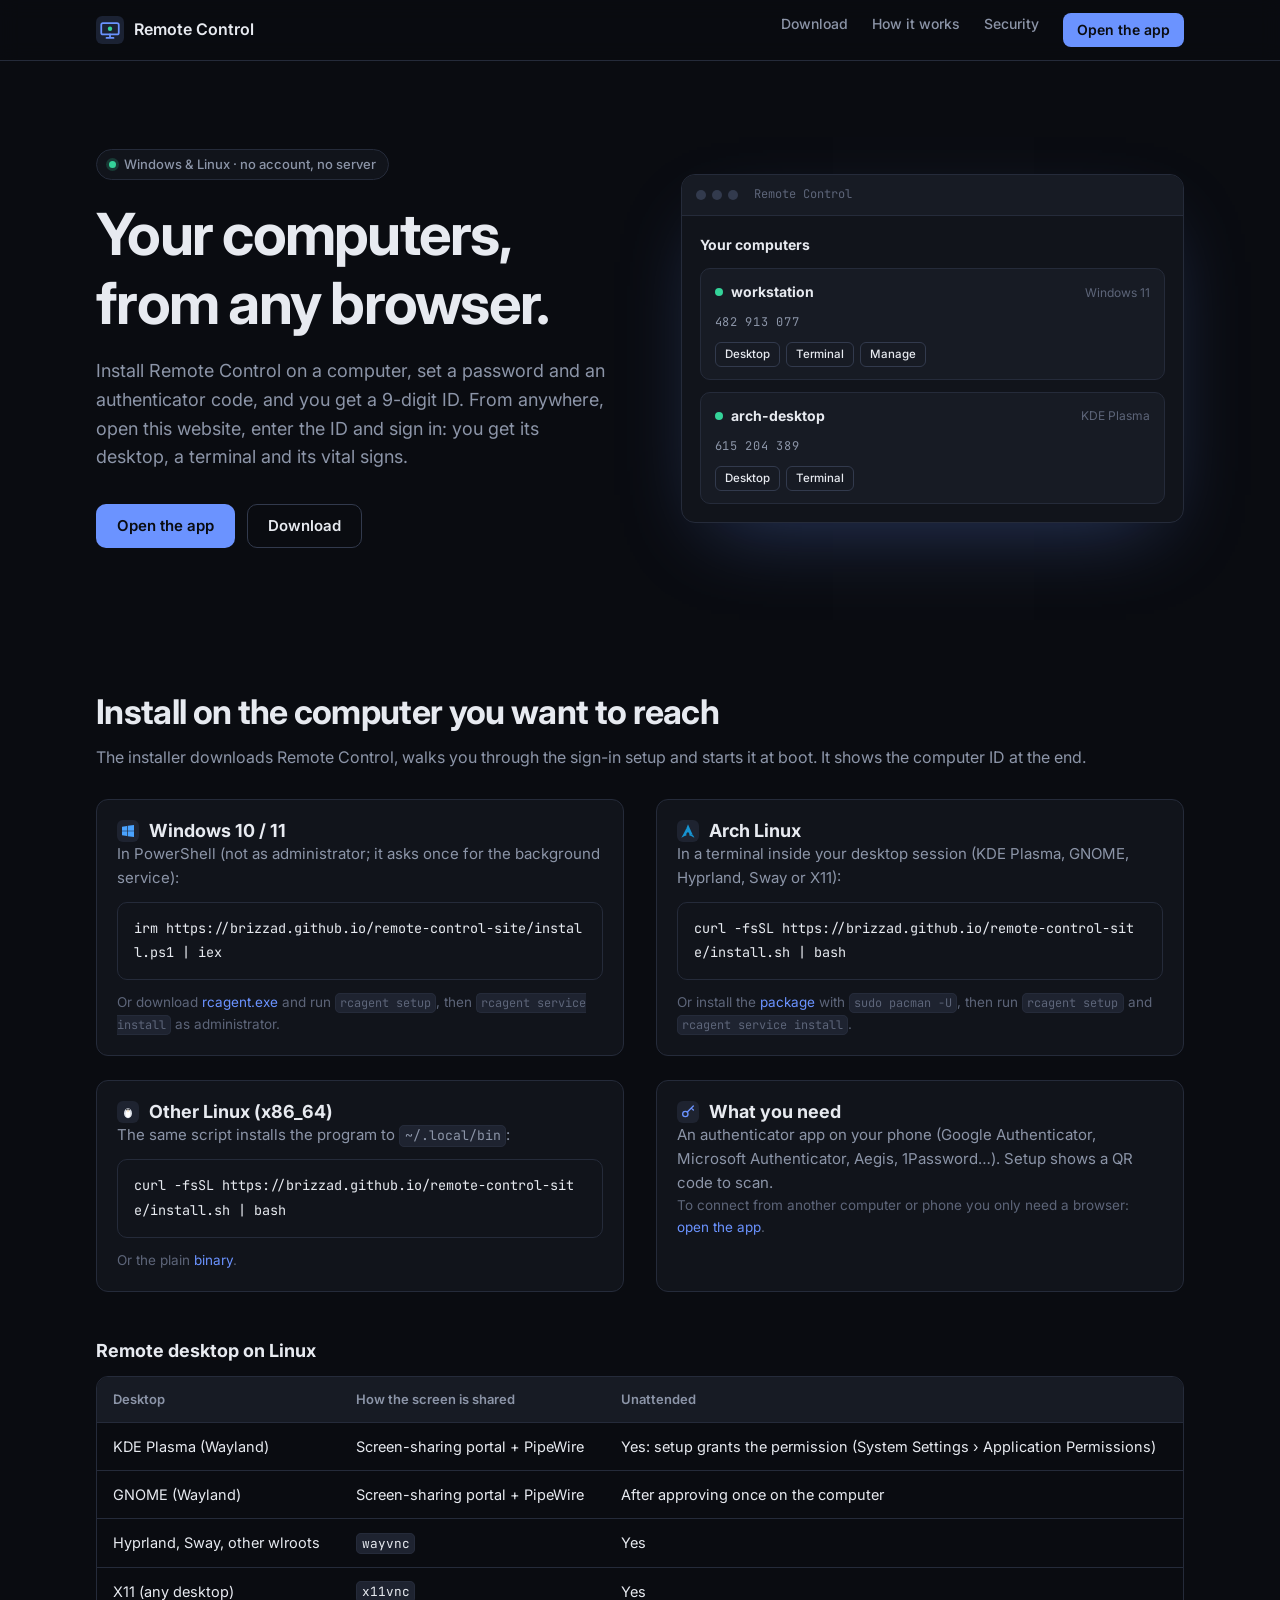
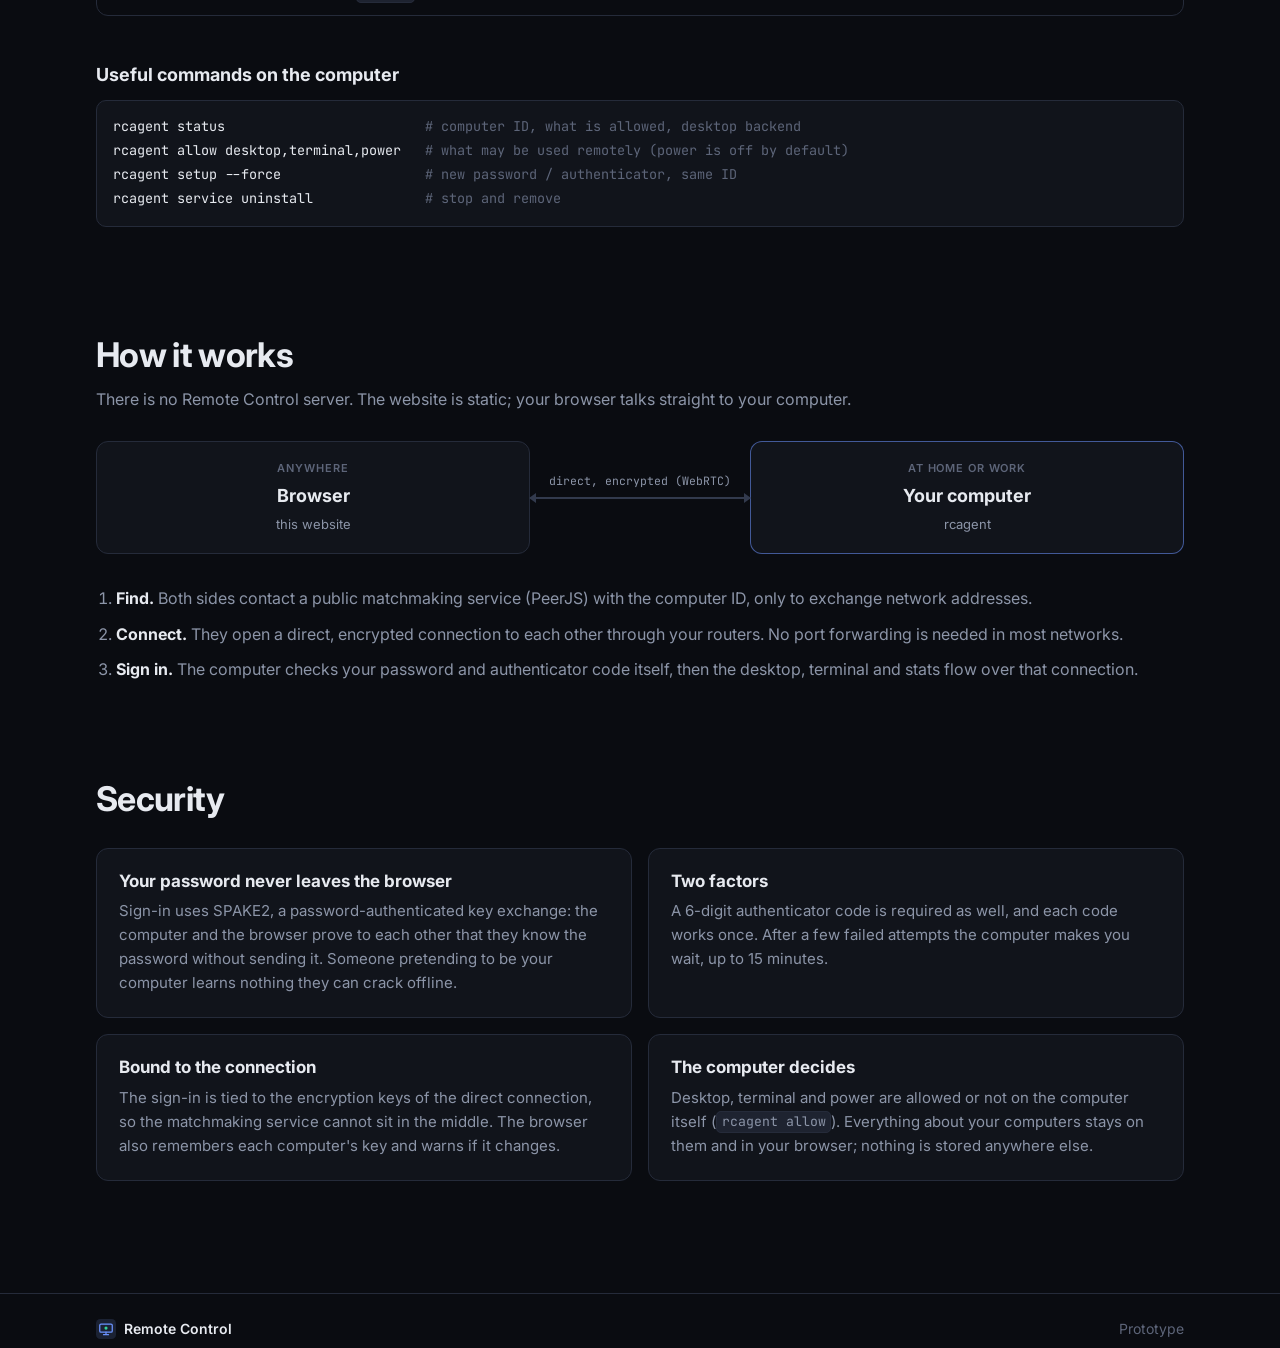
<file: index.html>
<!doctype html>
<html lang="en">
  <head>
    <meta charset="UTF-8" />
    <meta name="viewport" content="width=device-width, initial-scale=1.0" />
    <meta name="color-scheme" content="dark" />
    <meta name="robots" content="noindex, nofollow" />
    <meta name="description" content="Remote desktop, terminal and system management for your own Windows and Linux computers, from the browser." />
    <title>Remote Control</title>
    <link rel="icon" href="favicon.svg" type="image/svg+xml" />
    <link rel="preconnect" href="https://fonts.googleapis.com" />
    <link rel="preconnect" href="https://fonts.gstatic.com" crossorigin />
    <link href="https://fonts.googleapis.com/css2?family=Inter:wght@400;500;600;700&family=JetBrains+Mono:wght@400;500&display=swap" rel="stylesheet" />
    <link rel="stylesheet" href="style.css" />
  </head>
  <body>
    <header class="nav">
      <div class="wrap nav-inner">
        <a class="brand" href="#top"><img src="favicon.svg" alt="" width="28" height="28" /> Remote Control</a>
        <nav class="nav-links" aria-label="Sections">
          <a href="#download">Download</a>
          <a href="#how">How it works</a>
          <a href="#security">Security</a>
          <a class="nav-cta" href="app/">Open the app</a>
        </nav>
      </div>
    </header>

    <main id="top">
      <section class="hero wrap">
        <div class="hero-copy">
          <p class="eyebrow"><span class="dot"></span> Windows &amp; Linux · no account, no server</p>
          <h1>Your computers, from any browser.</h1>
          <p class="lead">
            Install Remote Control on a computer, set a password and an authenticator code, and you get a 9-digit ID. From
            anywhere, open this website, enter the ID and sign in: you get its desktop, a terminal and its vital signs.
          </p>
          <div class="cta">
            <a class="btn btn-primary" href="app/">Open the app</a>
            <a class="btn btn-ghost" href="#download">Download</a>
          </div>
        </div>

        <div class="mock" aria-hidden="true">
          <div class="mock-bar"><span></span><span></span><span></span><em>Remote Control</em></div>
          <div class="mock-body">
            <div class="mock-head">
              <strong>Your computers</strong>
            </div>
            <div class="device">
              <div class="device-top"><span class="status ok"></span><b>workstation</b><small>Windows 11</small></div>
              <div class="idline">482 913 077</div>
              <div class="chips"><span>Desktop</span><span>Terminal</span><span>Manage</span></div>
            </div>
            <div class="device">
              <div class="device-top"><span class="status ok"></span><b>arch-desktop</b><small>KDE Plasma</small></div>
              <div class="idline">615 204 389</div>
              <div class="chips"><span>Desktop</span><span>Terminal</span></div>
            </div>
          </div>
        </div>
      </section>

      <section id="download" class="wrap section">
        <h2>Install on the computer you want to reach</h2>
        <p class="sub">The installer downloads Remote Control, walks you through the sign-in setup and starts it at boot. It shows the computer ID at the end.</p>

        <div class="split">
          <div class="dl">
            <h3><span class="os os-win"></span> Windows 10 / 11</h3>
            <p>In PowerShell (not as administrator; it asks once for the background service):</p>
            <pre><code>irm https://brizzad.github.io/remote-control-site/install.ps1 | iex</code></pre>
            <p class="alt">Or download <a href="https://github.com/brizzad/remote-control-site/releases/latest/download/rcagent-windows-x86_64.exe">rcagent.exe</a> and run <code>rcagent setup</code>, then <code>rcagent service install</code> as administrator.</p>
          </div>
          <div class="dl">
            <h3><span class="os os-arch"></span> Arch Linux</h3>
            <p>In a terminal inside your desktop session (KDE Plasma, GNOME, Hyprland, Sway or X11):</p>
            <pre><code>curl -fsSL https://brizzad.github.io/remote-control-site/install.sh | bash</code></pre>
            <p class="alt">Or install the <a href="https://github.com/brizzad/remote-control-site/releases/latest/download/remote-control-x86_64.pkg.tar.zst">package</a> with <code>sudo pacman -U</code>, then run <code>rcagent setup</code> and <code>rcagent service install</code>.</p>
          </div>
          <div class="dl">
            <h3><span class="os os-linux"></span> Other Linux (x86_64)</h3>
            <p>The same script installs the program to <code>~/.local/bin</code>:</p>
            <pre><code>curl -fsSL https://brizzad.github.io/remote-control-site/install.sh | bash</code></pre>
            <p class="alt">Or the plain <a href="https://github.com/brizzad/remote-control-site/releases/latest/download/rcagent-linux-x86_64">binary</a>.</p>
          </div>
          <div class="dl">
            <h3><span class="os os-key"></span> What you need</h3>
            <p>An authenticator app on your phone (Google Authenticator, Microsoft Authenticator, Aegis, 1Password…). Setup shows a QR code to scan.</p>
            <p class="alt">To connect from another computer or phone you only need a browser: <a href="app/">open the app</a>.</p>
          </div>
        </div>

        <h3 class="mt">Remote desktop on Linux</h3>
        <div class="table-wrap">
          <table>
            <thead>
              <tr><th>Desktop</th><th>How the screen is shared</th><th>Unattended</th></tr>
            </thead>
            <tbody>
              <tr><td>KDE Plasma (Wayland)</td><td>Screen-sharing portal + PipeWire</td><td>Yes: setup grants the permission (System Settings › Application Permissions)</td></tr>
              <tr><td>GNOME (Wayland)</td><td>Screen-sharing portal + PipeWire</td><td>After approving once on the computer</td></tr>
              <tr><td>Hyprland, Sway, other wlroots</td><td><code>wayvnc</code></td><td>Yes</td></tr>
              <tr><td>X11 (any desktop)</td><td><code>x11vnc</code></td><td>Yes</td></tr>
            </tbody>
          </table>
        </div>

        <h3 class="mt">Useful commands on the computer</h3>
        <pre><code>rcagent status                         <span class="c"># computer ID, what is allowed, desktop backend</span>
rcagent allow desktop,terminal,power   <span class="c"># what may be used remotely (power is off by default)</span>
rcagent setup --force                  <span class="c"># new password / authenticator, same ID</span>
rcagent service uninstall              <span class="c"># stop and remove</span></code></pre>
      </section>

      <section id="how" class="wrap section">
        <h2>How it works</h2>
        <p class="sub">There is no Remote Control server. The website is static; your browser talks straight to your computer.</p>
        <div class="flow">
          <div class="node">
            <span class="tag">Anywhere</span>
            <b>Browser</b>
            <small>this website</small>
          </div>
          <div class="link link-both"><span>direct, encrypted (WebRTC)</span></div>
          <div class="node node-accent">
            <span class="tag">At home or work</span>
            <b>Your computer</b>
            <small>rcagent</small>
          </div>
        </div>
        <ol class="steps">
          <li><b>Find.</b> Both sides contact a public matchmaking service (PeerJS) with the computer ID, only to exchange network addresses.</li>
          <li><b>Connect.</b> They open a direct, encrypted connection to each other through your routers. No port forwarding is needed in most networks.</li>
          <li><b>Sign in.</b> The computer checks your password and authenticator code itself, then the desktop, terminal and stats flow over that connection.</li>
        </ol>
      </section>

      <section id="security" class="wrap section">
        <h2>Security</h2>
        <div class="grid grid-2">
          <div class="point">
            <h3>Your password never leaves the browser</h3>
            <p>Sign-in uses SPAKE2, a password-authenticated key exchange: the computer and the browser prove to each other that they know the password without sending it. Someone pretending to be your computer learns nothing they can crack offline.</p>
          </div>
          <div class="point">
            <h3>Two factors</h3>
            <p>A 6-digit authenticator code is required as well, and each code works once. After a few failed attempts the computer makes you wait, up to 15 minutes.</p>
          </div>
          <div class="point">
            <h3>Bound to the connection</h3>
            <p>The sign-in is tied to the encryption keys of the direct connection, so the matchmaking service cannot sit in the middle. The browser also remembers each computer's key and warns if it changes.</p>
          </div>
          <div class="point">
            <h3>The computer decides</h3>
            <p>Desktop, terminal and power are allowed or not on the computer itself (<code>rcagent allow</code>). Everything about your computers stays on them and in your browser; nothing is stored anywhere else.</p>
          </div>
        </div>
      </section>
    </main>

    <footer class="footer">
      <div class="wrap footer-inner">
        <span><img src="favicon.svg" alt="" width="20" height="20" /> Remote Control</span>
        <span class="muted">Prototype</span>
      </div>
    </footer>
  </body>
</html>
</file>
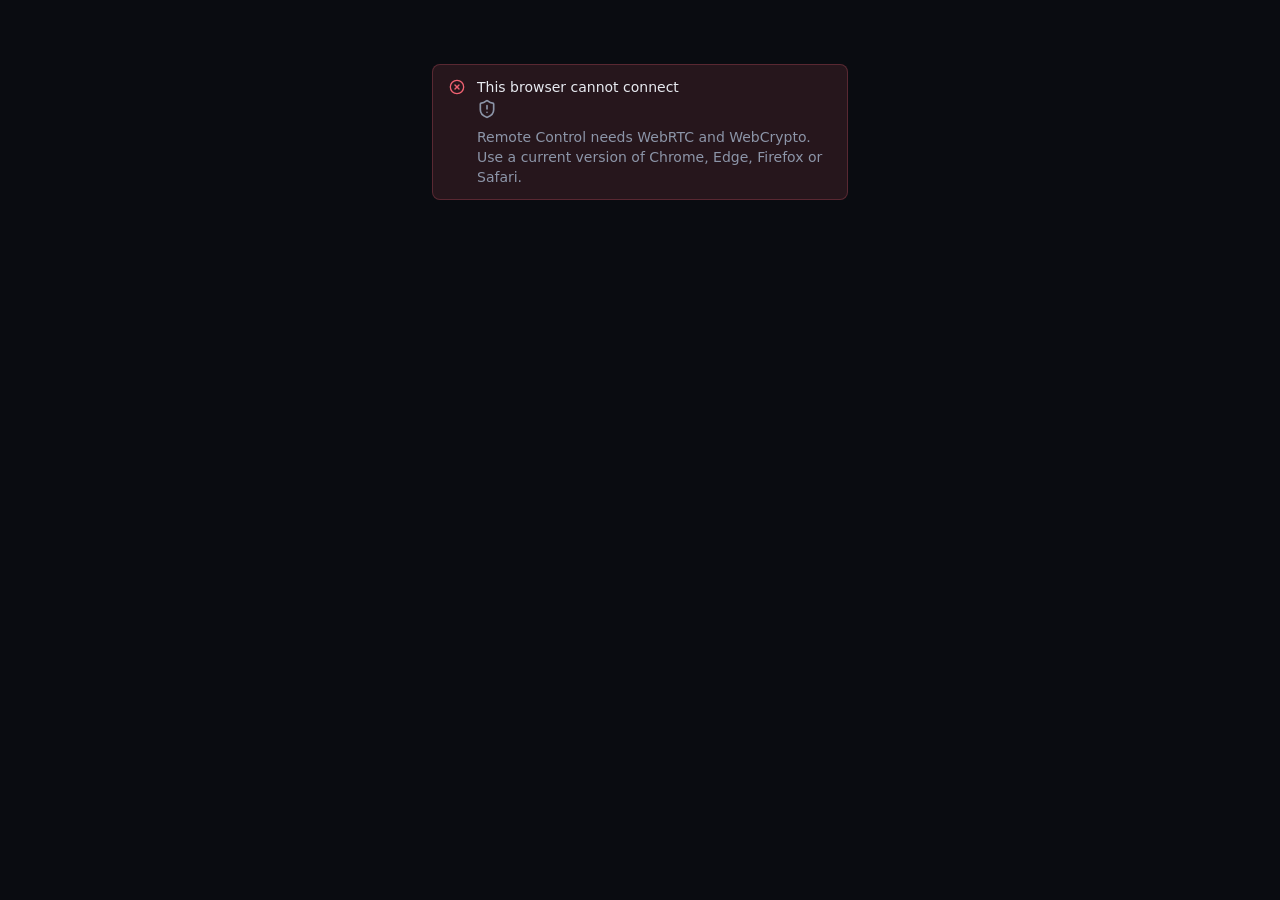
<file: app/index.html>
<!doctype html>
<html lang="en" class="dark">
  <head>
    <meta charset="UTF-8" />
    <meta name="viewport" content="width=device-width, initial-scale=1.0" />
    <meta name="color-scheme" content="dark" />
    <meta name="robots" content="noindex, nofollow" />
    <meta name="referrer" content="no-referrer" />
    <link rel="icon" href="favicon.svg" type="image/svg+xml" />
    <title>Remote Control</title>
    <script type="module" crossorigin src="./assets/index-BQXNXowf.js"></script>
    <link rel="modulepreload" crossorigin href="./assets/transport-r3buX8LD.js">
    <link rel="modulepreload" crossorigin href="./assets/unplug-C5R7PjpK.js">
    <link rel="modulepreload" crossorigin href="./assets/power-D_d3mpPH.js">
    <link rel="stylesheet" crossorigin href="./assets/index-_VsQIAyT.css">
  </head>
  <body>
    <div id="root"></div>
  </body>
</html>
</file>
<file: style.css>
:root {
  --bg: #0a0c11;
  --surface: #11141b;
  --surface-2: #171b24;
  --surface-3: #1e2330;
  --line: #252b3a;
  --line-strong: #323a4d;
  --fg: #e7eaf0;
  --muted: #8c95a8;
  --faint: #5d6579;
  --accent: #6b93ff;
  --accent-strong: #5179f2;
  --ok: #34d399;
  --sans: 'Inter', ui-sans-serif, system-ui, -apple-system, 'Segoe UI', Roboto, sans-serif;
  --mono: 'JetBrains Mono', 'Cascadia Code', 'Fira Code', ui-monospace, Menlo, Consolas, monospace;
}

* {
  box-sizing: border-box;
}

html {
  scroll-behavior: smooth;
  scroll-padding-top: 72px;
}

body {
  margin: 0;
  background: var(--bg);
  color: var(--fg);
  font-family: var(--sans);
  font-size: 16px;
  line-height: 1.6;
  -webkit-font-smoothing: antialiased;
}

::selection {
  background: color-mix(in srgb, var(--accent) 35%, transparent);
}

a {
  color: var(--accent);
  text-decoration: none;
}

h1,
h2,
h3 {
  line-height: 1.2;
  margin: 0;
}

p {
  margin: 0;
}

code {
  font-family: var(--mono);
  font-size: 0.88em;
  background: var(--surface-3);
  border: 1px solid var(--line);
  border-radius: 5px;
  padding: 0.1em 0.35em;
}

pre {
  margin: 12px 0;
  padding: 14px 16px;
  background: var(--surface);
  border: 1px solid var(--line);
  border-radius: 10px;
  overflow-x: auto;
  font-size: 13.5px;
  line-height: 1.65;
}

pre code {
  background: none;
  border: 0;
  padding: 0;
  font-size: inherit;
}

pre .c {
  color: var(--faint);
}

.wrap {
  max-width: 1120px;
  margin: 0 auto;
  padding: 0 16px;
}

.muted {
  color: var(--faint);
}

/* Nav */
.nav {
  position: sticky;
  top: 0;
  z-index: 10;
  background: color-mix(in srgb, var(--bg) 82%, transparent);
  backdrop-filter: blur(10px);
  border-bottom: 1px solid var(--line);
}

.nav-inner {
  display: flex;
  align-items: center;
  justify-content: space-between;
  height: 60px;
  gap: 16px;
}

.brand {
  display: flex;
  align-items: center;
  gap: 10px;
  color: var(--fg);
  font-weight: 600;
  white-space: nowrap;
}

.nav-links {
  display: flex;
  gap: 24px;
}

.nav-links a {
  color: var(--muted);
  font-size: 14px;
  font-weight: 500;
}

.nav-links a:hover {
  color: var(--fg);
}

/* Hero */
.hero {
  display: grid;
  grid-template-columns: 1.05fr 1fr;
  gap: 56px;
  align-items: center;
  padding-top: 88px;
  padding-bottom: 72px;
}

.eyebrow {
  display: inline-flex;
  align-items: center;
  gap: 8px;
  font-size: 13px;
  font-weight: 500;
  color: var(--muted);
  border: 1px solid var(--line);
  background: var(--surface);
  border-radius: 999px;
  padding: 4px 12px;
}

.dot {
  width: 7px;
  height: 7px;
  border-radius: 50%;
  background: var(--ok);
  box-shadow: 0 0 0 3px color-mix(in srgb, var(--ok) 20%, transparent);
}

h1 {
  font-size: clamp(36px, 5.4vw, 58px);
  font-weight: 700;
  letter-spacing: -0.03em;
  margin: 20px 0 18px;
}

.lead {
  font-size: 18px;
  color: var(--muted);
  max-width: 520px;
}

.cta {
  display: flex;
  flex-wrap: wrap;
  gap: 12px;
  margin-top: 32px;
}

.btn {
  display: inline-flex;
  align-items: center;
  height: 44px;
  padding: 0 20px;
  border-radius: 10px;
  font-weight: 600;
  font-size: 15px;
  border: 1px solid transparent;
  transition: background 0.15s, border-color 0.15s;
}

.btn-primary {
  background: var(--accent);
  color: #0a0c11;
}

.btn-primary:hover {
  background: var(--accent-strong);
}

.btn-ghost {
  color: var(--fg);
  border-color: var(--line-strong);
}

.btn-ghost:hover {
  background: var(--surface-2);
}

/* Dashboard mock */
.mock {
  background: var(--surface);
  border: 1px solid var(--line);
  border-radius: 14px;
  overflow: hidden;
  box-shadow: 0 30px 80px -30px color-mix(in srgb, var(--accent) 35%, transparent);
}

.mock-bar {
  display: flex;
  align-items: center;
  gap: 6px;
  padding: 10px 14px;
  border-bottom: 1px solid var(--line);
  background: var(--surface-2);
}

.mock-bar span {
  width: 10px;
  height: 10px;
  border-radius: 50%;
  background: var(--line-strong);
}

.mock-bar em {
  margin-left: 10px;
  font-style: normal;
  font-size: 12px;
  color: var(--faint);
  font-family: var(--mono);
}

.mock-body {
  padding: 18px;
  display: grid;
  gap: 12px;
}

.mock-head {
  display: flex;
  justify-content: space-between;
  align-items: center;
  font-size: 14px;
}

.mock-stop {
  font-size: 12px;
  font-weight: 600;
  color: #f06272;
  border: 1px solid color-mix(in srgb, #f06272 40%, transparent);
  border-radius: 7px;
  padding: 3px 10px;
}

.device {
  border: 1px solid var(--line);
  background: var(--surface-2);
  border-radius: 10px;
  padding: 12px 14px;
  display: grid;
  gap: 10px;
}

.device.off {
  opacity: 0.6;
}

.device-top {
  display: flex;
  align-items: center;
  gap: 8px;
  font-size: 14px;
}

.device-top small {
  margin-left: auto;
  color: var(--faint);
  font-size: 12px;
}

.status {
  width: 8px;
  height: 8px;
  border-radius: 50%;
  background: var(--faint);
}

.status.ok {
  background: var(--ok);
}

.meters {
  display: grid;
  grid-template-columns: 1fr 1fr;
  gap: 12px;
}

.meters label {
  font-size: 11px;
  color: var(--muted);
  display: grid;
  gap: 4px;
}

.meters i {
  display: block;
  height: 5px;
  border-radius: 3px;
  background: linear-gradient(var(--accent), var(--accent)) 0 0 / var(--v) 100% no-repeat, var(--surface-3);
}

.chips {
  display: flex;
  flex-wrap: wrap;
  gap: 6px;
}

.chips span {
  font-size: 11.5px;
  font-weight: 500;
  border: 1px solid var(--line-strong);
  border-radius: 6px;
  padding: 2px 9px;
  color: var(--fg);
}

/* Sections */
.section {
  padding-top: 72px;
  padding-bottom: 24px;
}

h2 {
  font-size: clamp(26px, 3.4vw, 34px);
  font-weight: 700;
  letter-spacing: -0.02em;
  margin-bottom: 12px;
}

.sub {
  color: var(--muted);
  margin-bottom: 28px;
}

h2 + .grid {
  margin-top: 28px;
}

.grid {
  display: grid;
  grid-template-columns: repeat(3, 1fr);
  gap: 16px;
}

.grid-2 {
  grid-template-columns: repeat(2, 1fr);
  margin-top: 28px;
}

.card,
.point {
  background: var(--surface);
  border: 1px solid var(--line);
  border-radius: 12px;
  padding: 22px;
}

.card h3,
.point h3 {
  font-size: 17px;
  margin-bottom: 8px;
}

.card p,
.point p {
  color: var(--muted);
  font-size: 15px;
}

.icon {
  width: 40px;
  height: 40px;
  border-radius: 10px;
  display: grid;
  place-items: center;
  background: color-mix(in srgb, var(--accent) 14%, transparent);
  margin-bottom: 16px;
}

.icon svg {
  width: 22px;
  height: 22px;
  fill: none;
  stroke: var(--accent);
  stroke-width: 1.8;
  stroke-linecap: round;
  stroke-linejoin: round;
}

/* Architecture flow */
.flow {
  display: grid;
  grid-template-columns: 1fr auto 1fr;
  align-items: center;
  gap: 0;
}

.node {
  background: var(--surface);
  border: 1px solid var(--line);
  border-radius: 12px;
  padding: 18px;
  text-align: center;
  display: grid;
  gap: 4px;
}

.node-accent {
  border-color: color-mix(in srgb, var(--accent) 55%, transparent);
}

.node b {
  font-size: 18px;
}

.node small {
  color: var(--muted);
  font-size: 13px;
}

.tag {
  font-size: 11px;
  font-weight: 600;
  text-transform: uppercase;
  letter-spacing: 0.08em;
  color: var(--faint);
}

.link {
  position: relative;
  width: 220px;
  height: 2px;
  background: var(--line-strong);
}

.link::after {
  content: '';
  position: absolute;
  right: -1px;
  top: -4px;
  border: 5px solid transparent;
  border-left: 7px solid var(--line-strong);
  border-right: 0;
}

.link-rev::after {
  right: auto;
  left: -1px;
  border-left: 0;
  border-right: 7px solid var(--line-strong);
}

.link span {
  position: absolute;
  bottom: 8px;
  left: 50%;
  transform: translateX(-50%);
  white-space: nowrap;
  font-size: 11.5px;
  font-family: var(--mono);
  color: var(--muted);
}

.steps {
  margin: 32px 0 0;
  padding-left: 20px;
  display: grid;
  gap: 10px;
  color: var(--muted);
}

.steps b {
  color: var(--fg);
}

/* Get started */
.split {
  display: grid;
  grid-template-columns: 1fr 1fr;
  gap: 24px 32px;
}

.split > div {
  min-width: 0;
}

.split h3,
h3.mt {
  font-size: 18px;
  display: flex;
  align-items: center;
  gap: 10px;
}

.split p {
  color: var(--muted);
  font-size: 15px;
}

.num {
  display: inline-grid;
  place-items: center;
  width: 26px;
  height: 26px;
  border-radius: 50%;
  background: var(--accent);
  color: #0a0c11;
  font-size: 13px;
  font-weight: 700;
}

.mt {
  margin-top: 48px;
  margin-bottom: 14px;
}

h3.mt + p {
  color: var(--muted);
}

.table-wrap {
  overflow-x: auto;
  border: 1px solid var(--line);
  border-radius: 12px;
}

table {
  width: 100%;
  border-collapse: collapse;
  font-size: 14.5px;
}

th,
td {
  text-align: left;
  padding: 12px 16px;
  border-bottom: 1px solid var(--line);
}

th {
  background: var(--surface-2);
  font-weight: 600;
  color: var(--muted);
  font-size: 13px;
}

tr:last-child td {
  border-bottom: 0;
}

/* Footer */
.footer {
  margin-top: 88px;
  border-top: 1px solid var(--line);
}

.footer-inner {
  display: flex;
  justify-content: space-between;
  align-items: center;
  padding-top: 24px;
  padding-bottom: 24px;
  font-size: 14px;
}

.footer-inner span:first-child {
  display: flex;
  align-items: center;
  gap: 8px;
  font-weight: 600;
}

/* Responsive */
@media (max-width: 960px) {
  .hero {
    grid-template-columns: 1fr;
    gap: 40px;
    padding-top: 56px;
  }
  .grid {
    grid-template-columns: 1fr 1fr;
  }
  .flow {
    grid-template-columns: 1fr;
    justify-items: stretch;
  }
  .link {
    width: 2px;
    height: 48px;
    justify-self: center;
  }
  .link::after {
    right: auto;
    left: -4px;
    top: auto;
    bottom: -1px;
    border: 5px solid transparent;
    border-top: 7px solid var(--line-strong);
    border-bottom: 0;
  }
  .link-rev::after {
    bottom: auto;
    top: -1px;
    border-top: 0;
    border-bottom: 7px solid var(--line-strong);
  }
  .link span {
    bottom: auto;
    top: 50%;
    left: 14px;
    transform: translateY(-50%);
  }
}

@media (max-width: 700px) {
  .nav-links {
    display: none;
  }
  .grid,
  .grid-2,
  .split {
    grid-template-columns: 1fr;
  }
  .lead {
    font-size: 16.5px;
  }
}

/* Website-mode additions */
.nav-links .nav-cta {
  color: #0a0c11;
  background: var(--accent);
  padding: 6px 14px;
  border-radius: 8px;
  font-weight: 600;
}

.nav-links .nav-cta:hover {
  color: #0a0c11;
  background: var(--accent-strong);
}

.idline {
  font-family: var(--mono);
  font-size: 12px;
  color: var(--muted);
  letter-spacing: 0.06em;
}

.dl {
  background: var(--surface);
  border: 1px solid var(--line);
  border-radius: 12px;
  padding: 20px;
}

.dl pre {
  white-space: pre-wrap;
  word-break: break-all;
}

.split .dl p.alt {
  font-size: 13.5px;
  color: var(--faint);
}

.os {
  width: 22px;
  height: 22px;
  border-radius: 6px;
  display: inline-block;
  background: var(--surface-3) center / 16px no-repeat;
}

.os-win {
  background-image: url("data:image/svg+xml,%3Csvg xmlns='http://www.w3.org/2000/svg' viewBox='0 0 24 24' fill='%234aa3ff'%3E%3Cpath d='M3 5.5 10.5 4.4v7.1H3zM11.5 4.3 21 3v8.5h-9.5zM3 12.5h7.5v7.1L3 18.5zM11.5 12.5H21V21l-9.5-1.3z'/%3E%3C/svg%3E");
}

.os-arch {
  background-image: url("data:image/svg+xml,%3Csvg xmlns='http://www.w3.org/2000/svg' viewBox='0 0 24 24' fill='%231793d1'%3E%3Cpath d='M12 2c-.9 2.2-1.4 3.6-2.4 5.8.6.6 1.4 1.3 2.6 2.1-1.3-.5-2.2-1.1-2.9-1.7C7.9 11.4 5.9 15.2 2 22c3.1-1.8 5.5-2.9 7.7-3.3-.1-.4-.2-.9-.2-1.3v-.1c.1-2 1.1-3.5 2.4-3.4 1.3.1 2.2 1.8 2.2 3.8 0 .4-.1.8-.1 1.1 2.2.4 4.5 1.5 7.6 3.3-.6-1.1-1.2-2.2-1.7-3.2-.8-.7-1.7-1.5-3.5-2.4 1.2.3 2.1.7 2.8 1.1C16.3 11.7 14.6 8 12 2z'/%3E%3C/svg%3E");
}

.os-linux {
  background-image: url("data:image/svg+xml,%3Csvg xmlns='http://www.w3.org/2000/svg' viewBox='0 0 24 24'%3E%3Cellipse cx='12' cy='14' rx='6' ry='7.5' fill='%23d7dbe4'/%3E%3Cellipse cx='12' cy='15' rx='3.6' ry='5.2' fill='%23fff'/%3E%3Ccircle cx='10.3' cy='8.2' r='1' fill='%23111'/%3E%3Ccircle cx='13.7' cy='8.2' r='1' fill='%23111'/%3E%3Cpath d='M10.6 10.2h2.8L12 11.8z' fill='%23f5b14c'/%3E%3C/svg%3E");
}

.os-key {
  background-image: url("data:image/svg+xml,%3Csvg xmlns='http://www.w3.org/2000/svg' viewBox='0 0 24 24' fill='none' stroke='%236b93ff' stroke-width='2' stroke-linecap='round'%3E%3Ccircle cx='8' cy='15' r='4'/%3E%3Cpath d='M11 12l9-9M17 6l3 3'/%3E%3C/svg%3E");
}

.link-both::before {
  content: '';
  position: absolute;
  left: -1px;
  top: -4px;
  border: 5px solid transparent;
  border-right: 7px solid var(--line-strong);
  border-left: 0;
}

@media (max-width: 960px) {
  .link-both::before {
    left: -4px;
    top: -1px;
    border: 5px solid transparent;
    border-bottom: 7px solid var(--line-strong);
    border-top: 0;
  }
}

@media (max-width: 700px) {
  .nav-links {
    display: flex;
  }
  .nav-links a:not(.nav-cta) {
    display: none;
  }
}
</file>
<file: app/assets/index-_VsQIAyT.css>
/*! tailwindcss v4.3.3 | MIT License | https://tailwindcss.com */
@layer properties{@supports (((-webkit-hyphens:none)) and (not (margin-trim:inline))) or ((-moz-orient:inline) and (not (color:rgb(from red r g b)))){*,:before,:after,::backdrop{--tw-space-y-reverse:0;--tw-divide-y-reverse:0;--tw-border-style:solid;--tw-font-weight:initial;--tw-tracking:initial;--tw-ordinal:initial;--tw-slashed-zero:initial;--tw-numeric-figure:initial;--tw-numeric-spacing:initial;--tw-numeric-fraction:initial;--tw-shadow:0 0 #0000;--tw-shadow-color:initial;--tw-shadow-alpha:100%;--tw-inset-shadow:0 0 #0000;--tw-inset-shadow-color:initial;--tw-inset-shadow-alpha:100%;--tw-ring-color:initial;--tw-ring-shadow:0 0 #0000;--tw-inset-ring-color:initial;--tw-inset-ring-shadow:0 0 #0000;--tw-ring-inset:initial;--tw-ring-offset-width:0px;--tw-ring-offset-color:#fff;--tw-ring-offset-shadow:0 0 #0000;--tw-backdrop-blur:initial;--tw-backdrop-brightness:initial;--tw-backdrop-contrast:initial;--tw-backdrop-grayscale:initial;--tw-backdrop-hue-rotate:initial;--tw-backdrop-invert:initial;--tw-backdrop-opacity:initial;--tw-backdrop-saturate:initial;--tw-backdrop-sepia:initial;--tw-outline-style:solid}}}@layer theme{:root,:host{--font-sans:"Inter", ui-sans-serif, system-ui, -apple-system, "Segoe UI", Roboto, sans-serif;--font-mono:"JetBrains Mono", "Cascadia Code", "Fira Code", ui-monospace, Menlo, Consolas, monospace;--color-black:#000;--color-white:#fff;--spacing:.25rem;--container-sm:24rem;--container-md:28rem;--container-xl:36rem;--container-2xl:42rem;--container-3xl:48rem;--container-5xl:64rem;--container-6xl:72rem;--text-xs:.75rem;--text-xs--line-height:calc(1 / .75);--text-sm:.875rem;--text-sm--line-height:calc(1.25 / .875);--text-base:1rem;--text-base--line-height:calc(1.5 / 1);--text-lg:1.125rem;--text-lg--line-height:calc(1.75 / 1.125);--text-xl:1.25rem;--text-xl--line-height:calc(1.75 / 1.25);--text-2xl:1.5rem;--text-2xl--line-height:calc(2 / 1.5);--font-weight-medium:500;--font-weight-semibold:600;--tracking-tight:-.025em;--tracking-widest:.1em;--radius-md:.375rem;--radius-lg:.5rem;--radius-xl:.75rem;--radius-2xl:1rem;--animate-spin:spin 1s linear infinite;--blur-sm:8px;--default-transition-duration:.15s;--default-transition-timing-function:cubic-bezier(.4, 0, .2, 1);--default-font-family:var(--font-sans);--default-mono-font-family:var(--font-mono);--color-bg:#0a0c11;--color-surface:#11141b;--color-surface-2:#171b24;--color-surface-3:#1e2330;--color-line:#252b3a;--color-line-strong:#323a4d;--color-fg:#e7eaf0;--color-muted:#8c95a8;--color-faint:#5d6579;--color-accent:#6b93ff;--color-accent-strong:#5179f2;--color-ok:#34d399;--color-warn:#f5b14c;--color-bad:#f06272}}@layer base{*,:after,:before,::backdrop{box-sizing:border-box;border:0 solid;margin:0;padding:0}::file-selector-button{box-sizing:border-box;border:0 solid;margin:0;padding:0}html,:host{-webkit-text-size-adjust:100%;tab-size:4;line-height:1.5;font-family:var(--default-font-family,-apple-system, BlinkMacSystemFont, "Segoe UI", Roboto, "Helvetica Neue", "Noto Sans", Arial, sans-serif, "Apple Color Emoji", "Segoe UI Emoji", "Segoe UI Symbol", "Noto Color Emoji");font-feature-settings:var(--default-font-feature-settings,normal);font-variation-settings:var(--default-font-variation-settings,normal);-webkit-tap-highlight-color:transparent}hr{height:0;color:inherit;border-top-width:1px}abbr:where([title]){text-decoration:underline dotted}h1,h2,h3,h4,h5,h6{font-size:inherit;font-weight:inherit}a{color:inherit;-webkit-text-decoration:inherit;-webkit-text-decoration:inherit;-webkit-text-decoration:inherit;text-decoration:inherit}b,strong{font-weight:bolder}code,kbd,samp,pre{font-family:var(--default-mono-font-family,ui-monospace, SFMono-Regular, Menlo, Monaco, Consolas, "Liberation Mono", "Courier New", monospace);font-feature-settings:var(--default-mono-font-feature-settings,normal);font-variation-settings:var(--default-mono-font-variation-settings,normal);font-size:1em}small{font-size:80%}sub,sup{vertical-align:baseline;font-size:75%;line-height:0;position:relative}sub{bottom:-.25em}sup{top:-.5em}table{text-indent:0;border-color:inherit;border-collapse:collapse}:-moz-focusring:where(:not(iframe)){outline:auto}progress{vertical-align:baseline}summary{display:list-item}ol,ul,menu{list-style:none}img,svg,video,canvas,audio,iframe,embed,object{vertical-align:middle;display:block}img,video{max-width:100%;height:auto}button,input,select,optgroup,textarea{font:inherit;font-feature-settings:inherit;font-variation-settings:inherit;letter-spacing:inherit;color:inherit;opacity:1;background-color:#0000;border-radius:0}::file-selector-button{font:inherit;font-feature-settings:inherit;font-variation-settings:inherit;letter-spacing:inherit;color:inherit;opacity:1;background-color:#0000;border-radius:0}:where(select:is([multiple],[size])) optgroup{font-weight:bolder}:where(select:is([multiple],[size])) optgroup option{padding-inline-start:20px}::file-selector-button{margin-inline-end:4px}::placeholder{opacity:1}@supports (not ((-webkit-appearance:-apple-pay-button))) or (contain-intrinsic-size:1px){::placeholder{color:currentColor}@supports (color:color-mix(in lab, red, red)){::placeholder{color:color-mix(in oklab, currentcolor 50%, transparent)}}}textarea{resize:vertical}::-webkit-search-decoration{-webkit-appearance:none}::-webkit-date-and-time-value{min-height:1lh;text-align:inherit}::-webkit-datetime-edit{display:inline-flex}::-webkit-datetime-edit-fields-wrapper{padding:0}::-webkit-datetime-edit{padding-block:0}::-webkit-datetime-edit-year-field{padding-block:0}::-webkit-datetime-edit-month-field{padding-block:0}::-webkit-datetime-edit-day-field{padding-block:0}::-webkit-datetime-edit-hour-field{padding-block:0}::-webkit-datetime-edit-minute-field{padding-block:0}::-webkit-datetime-edit-second-field{padding-block:0}::-webkit-datetime-edit-millisecond-field{padding-block:0}::-webkit-datetime-edit-meridiem-field{padding-block:0}::-webkit-calendar-picker-indicator{line-height:1}:-moz-ui-invalid{box-shadow:none}button,input:where([type=button],[type=reset],[type=submit]){appearance:button}::file-selector-button{appearance:button}::-webkit-inner-spin-button{height:auto}::-webkit-outer-spin-button{height:auto}[hidden]:where(:not([hidden=until-found])){display:none!important}}@layer components;@layer utilities{.pointer-events-auto{pointer-events:auto}.pointer-events-none{pointer-events:none}.invisible{visibility:hidden}.absolute{position:absolute}.fixed{position:fixed}.relative{position:relative}.static{position:static}.sticky{position:sticky}.inset-0{inset:0}.top-0{top:0}.top-0\.5{top:calc(var(--spacing) * .5)}.left-0\.5{left:calc(var(--spacing) * .5)}.left-\[18px\]{left:18px}.z-50{z-index:50}.mx-auto{margin-inline:auto}.mt-0\.5{margin-top:calc(var(--spacing) * .5)}.mt-1{margin-top:var(--spacing)}.mt-1\.5{margin-top:calc(var(--spacing) * 1.5)}.mt-2{margin-top:calc(var(--spacing) * 2)}.mt-3{margin-top:calc(var(--spacing) * 3)}.mt-4{margin-top:calc(var(--spacing) * 4)}.mt-6{margin-top:calc(var(--spacing) * 6)}.mt-auto{margin-top:auto}.mb-1{margin-bottom:var(--spacing)}.mb-1\.5{margin-bottom:calc(var(--spacing) * 1.5)}.mb-2{margin-bottom:calc(var(--spacing) * 2)}.mb-3{margin-bottom:calc(var(--spacing) * 3)}.mb-4{margin-bottom:calc(var(--spacing) * 4)}.mb-5{margin-bottom:calc(var(--spacing) * 5)}.mb-6{margin-bottom:calc(var(--spacing) * 6)}.mb-8{margin-bottom:calc(var(--spacing) * 8)}.ml-4{margin-left:calc(var(--spacing) * 4)}.ml-auto{margin-left:auto}.block{display:block}.flex{display:flex}.grid{display:grid}.hidden{display:none}.inline-flex{display:inline-flex}.size-1\.5{width:calc(var(--spacing) * 1.5);height:calc(var(--spacing) * 1.5)}.size-3{width:calc(var(--spacing) * 3);height:calc(var(--spacing) * 3)}.size-3\.5{width:calc(var(--spacing) * 3.5);height:calc(var(--spacing) * 3.5)}.size-4{width:calc(var(--spacing) * 4);height:calc(var(--spacing) * 4)}.size-5{width:calc(var(--spacing) * 5);height:calc(var(--spacing) * 5)}.size-6{width:calc(var(--spacing) * 6);height:calc(var(--spacing) * 6)}.size-7{width:calc(var(--spacing) * 7);height:calc(var(--spacing) * 7)}.h-1\.5{height:calc(var(--spacing) * 1.5)}.h-5{height:calc(var(--spacing) * 5)}.h-7{height:calc(var(--spacing) * 7)}.h-8{height:calc(var(--spacing) * 8)}.h-9{height:calc(var(--spacing) * 9)}.h-10{height:calc(var(--spacing) * 10)}.h-12{height:calc(var(--spacing) * 12)}.h-14{height:calc(var(--spacing) * 14)}.h-40{height:calc(var(--spacing) * 40)}.h-\[52px\]{height:52px}.h-full{height:100%}.max-h-\[480px\]{max-height:480px}.min-h-0{min-height:0}.min-h-full{min-height:100%}.w-9{width:calc(var(--spacing) * 9)}.w-full{width:100%}.max-w-2xl{max-width:var(--container-2xl)}.max-w-3xl{max-width:var(--container-3xl)}.max-w-5xl{max-width:var(--container-5xl)}.max-w-6xl{max-width:var(--container-6xl)}.max-w-40{max-width:calc(var(--spacing) * 40)}.max-w-md{max-width:var(--container-md)}.max-w-sm{max-width:var(--container-sm)}.max-w-xl{max-width:var(--container-xl)}.min-w-0{min-width:0}.flex-1{flex:1}.shrink-0{flex-shrink:0}.animate-spin{animation:var(--animate-spin)}.cursor-pointer{cursor:pointer}.resize{resize:both}.flex-col{flex-direction:column}.flex-wrap{flex-wrap:wrap}.items-baseline{align-items:baseline}.items-center{align-items:center}.items-end{align-items:flex-end}.items-start{align-items:flex-start}.justify-between{justify-content:space-between}.justify-center{justify-content:center}.justify-end{justify-content:flex-end}.gap-1{gap:var(--spacing)}.gap-1\.5{gap:calc(var(--spacing) * 1.5)}.gap-2{gap:calc(var(--spacing) * 2)}.gap-2\.5{gap:calc(var(--spacing) * 2.5)}.gap-3{gap:calc(var(--spacing) * 3)}.gap-4{gap:calc(var(--spacing) * 4)}:where(.space-y-2\.5>:not(:last-child)){--tw-space-y-reverse:0;margin-block-start:calc(calc(var(--spacing) * 2.5) * var(--tw-space-y-reverse));margin-block-end:calc(calc(var(--spacing) * 2.5) * calc(1 - var(--tw-space-y-reverse)))}:where(.space-y-3>:not(:last-child)){--tw-space-y-reverse:0;margin-block-start:calc(calc(var(--spacing) * 3) * var(--tw-space-y-reverse));margin-block-end:calc(calc(var(--spacing) * 3) * calc(1 - var(--tw-space-y-reverse)))}:where(.space-y-4>:not(:last-child)){--tw-space-y-reverse:0;margin-block-start:calc(calc(var(--spacing) * 4) * var(--tw-space-y-reverse));margin-block-end:calc(calc(var(--spacing) * 4) * calc(1 - var(--tw-space-y-reverse)))}:where(.space-y-5>:not(:last-child)){--tw-space-y-reverse:0;margin-block-start:calc(calc(var(--spacing) * 5) * var(--tw-space-y-reverse));margin-block-end:calc(calc(var(--spacing) * 5) * calc(1 - var(--tw-space-y-reverse)))}:where(.space-y-6>:not(:last-child)){--tw-space-y-reverse:0;margin-block-start:calc(calc(var(--spacing) * 6) * var(--tw-space-y-reverse));margin-block-end:calc(calc(var(--spacing) * 6) * calc(1 - var(--tw-space-y-reverse)))}:where(.space-y-8>:not(:last-child)){--tw-space-y-reverse:0;margin-block-start:calc(calc(var(--spacing) * 8) * var(--tw-space-y-reverse));margin-block-end:calc(calc(var(--spacing) * 8) * calc(1 - var(--tw-space-y-reverse)))}:where(.divide-y>:not(:last-child)){--tw-divide-y-reverse:0;border-bottom-style:var(--tw-border-style);border-top-style:var(--tw-border-style);border-top-width:calc(1px * var(--tw-divide-y-reverse));border-bottom-width:calc(1px * calc(1 - var(--tw-divide-y-reverse)))}:where(.divide-line>:not(:last-child)){border-color:var(--color-line)}.truncate{text-overflow:ellipsis;white-space:nowrap;overflow:hidden}.overflow-auto{overflow:auto}.overflow-hidden{overflow:hidden}.rounded{border-radius:.25rem}.rounded-2xl{border-radius:var(--radius-2xl)}.rounded-full{border-radius:2147483647px}.rounded-lg{border-radius:var(--radius-lg)}.rounded-md{border-radius:var(--radius-md)}.rounded-xl{border-radius:var(--radius-xl)}.rounded-t-lg{border-top-left-radius:var(--radius-lg);border-top-right-radius:var(--radius-lg)}.border{border-style:var(--tw-border-style);border-width:1px}.border-t{border-top-style:var(--tw-border-style);border-top-width:1px}.border-b{border-bottom-style:var(--tw-border-style);border-bottom-width:1px}.border-b-0{border-bottom-style:var(--tw-border-style);border-bottom-width:0}.border-dashed{--tw-border-style:dashed;border-style:dashed}.border-accent\/25{border-color:#6b93ff40}@supports (color:color-mix(in lab, red, red)){.border-accent\/25{border-color:color-mix(in oklab, var(--color-accent) 25%, transparent)}}.border-bad\/25{border-color:#f0627240}@supports (color:color-mix(in lab, red, red)){.border-bad\/25{border-color:color-mix(in oklab, var(--color-bad) 25%, transparent)}}.border-bad\/30{border-color:#f062724d}@supports (color:color-mix(in lab, red, red)){.border-bad\/30{border-color:color-mix(in oklab, var(--color-bad) 30%, transparent)}}.border-bad\/60{border-color:#f0627299}@supports (color:color-mix(in lab, red, red)){.border-bad\/60{border-color:color-mix(in oklab, var(--color-bad) 60%, transparent)}}.border-line{border-color:var(--color-line)}.border-ok\/25{border-color:#34d39940}@supports (color:color-mix(in lab, red, red)){.border-ok\/25{border-color:color-mix(in oklab, var(--color-ok) 25%, transparent)}}.border-transparent{border-color:#0000}.border-warn\/25{border-color:#f5b14c40}@supports (color:color-mix(in lab, red, red)){.border-warn\/25{border-color:color-mix(in oklab, var(--color-warn) 25%, transparent)}}.border-warn\/30{border-color:#f5b14c4d}@supports (color:color-mix(in lab, red, red)){.border-warn\/30{border-color:color-mix(in oklab, var(--color-warn) 30%, transparent)}}.bg-accent{background-color:var(--color-accent)}.bg-accent\/12{background-color:#6b93ff1f}@supports (color:color-mix(in lab, red, red)){.bg-accent\/12{background-color:color-mix(in oklab, var(--color-accent) 12%, transparent)}}.bg-bad{background-color:var(--color-bad)}.bg-bad\/12{background-color:#f062721f}@supports (color:color-mix(in lab, red, red)){.bg-bad\/12{background-color:color-mix(in oklab, var(--color-bad) 12%, transparent)}}.bg-bad\/15{background-color:#f0627226}@supports (color:color-mix(in lab, red, red)){.bg-bad\/15{background-color:color-mix(in oklab, var(--color-bad) 15%, transparent)}}.bg-bg{background-color:var(--color-bg)}.bg-black\/60{background-color:#0009}@supports (color:color-mix(in lab, red, red)){.bg-black\/60{background-color:color-mix(in oklab, var(--color-black) 60%, transparent)}}.bg-current{background-color:currentColor}.bg-line-strong{background-color:var(--color-line-strong)}.bg-ok{background-color:var(--color-ok)}.bg-ok\/12{background-color:#34d3991f}@supports (color:color-mix(in lab, red, red)){.bg-ok\/12{background-color:color-mix(in oklab, var(--color-ok) 12%, transparent)}}.bg-surface{background-color:var(--color-surface)}.bg-surface-2{background-color:var(--color-surface-2)}.bg-surface-3{background-color:var(--color-surface-3)}.bg-surface\/95{background-color:#11141bf2}@supports (color:color-mix(in lab, red, red)){.bg-surface\/95{background-color:color-mix(in oklab, var(--color-surface) 95%, transparent)}}.bg-warn{background-color:var(--color-warn)}.bg-warn\/10{background-color:#f5b14c1a}@supports (color:color-mix(in lab, red, red)){.bg-warn\/10{background-color:color-mix(in oklab, var(--color-warn) 10%, transparent)}}.bg-warn\/12{background-color:#f5b14c1f}@supports (color:color-mix(in lab, red, red)){.bg-warn\/12{background-color:color-mix(in oklab, var(--color-warn) 12%, transparent)}}.bg-white{background-color:var(--color-white)}.p-0\.5{padding:calc(var(--spacing) * .5)}.p-1{padding:var(--spacing)}.p-2\.5{padding:calc(var(--spacing) * 2.5)}.p-3{padding:calc(var(--spacing) * 3)}.p-4{padding:calc(var(--spacing) * 4)}.p-5{padding:calc(var(--spacing) * 5)}.p-6{padding:calc(var(--spacing) * 6)}.p-8{padding:calc(var(--spacing) * 8)}.px-1{padding-inline:var(--spacing)}.px-2{padding-inline:calc(var(--spacing) * 2)}.px-3{padding-inline:calc(var(--spacing) * 3)}.px-4{padding-inline:calc(var(--spacing) * 4)}.px-5{padding-inline:calc(var(--spacing) * 5)}.px-6{padding-inline:calc(var(--spacing) * 6)}.py-0\.5{padding-block:calc(var(--spacing) * .5)}.py-1\.5{padding-block:calc(var(--spacing) * 1.5)}.py-2{padding-block:calc(var(--spacing) * 2)}.py-2\.5{padding-block:calc(var(--spacing) * 2.5)}.py-3{padding-block:calc(var(--spacing) * 3)}.py-4{padding-block:calc(var(--spacing) * 4)}.py-10{padding-block:calc(var(--spacing) * 10)}.py-14{padding-block:calc(var(--spacing) * 14)}.py-16{padding-block:calc(var(--spacing) * 16)}.py-20{padding-block:calc(var(--spacing) * 20)}.pt-1\.5{padding-top:calc(var(--spacing) * 1.5)}.pt-2{padding-top:calc(var(--spacing) * 2)}.pt-4{padding-top:calc(var(--spacing) * 4)}.pb-1\.5{padding-bottom:calc(var(--spacing) * 1.5)}.pb-4{padding-bottom:calc(var(--spacing) * 4)}.text-center{text-align:center}.text-left{text-align:left}.text-right{text-align:right}.align-top{vertical-align:top}.font-mono{font-family:var(--font-mono)}.text-2xl{font-size:var(--text-2xl);line-height:var(--tw-leading,var(--text-2xl--line-height))}.text-base{font-size:var(--text-base);line-height:var(--tw-leading,var(--text-base--line-height))}.text-lg{font-size:var(--text-lg);line-height:var(--tw-leading,var(--text-lg--line-height))}.text-sm{font-size:var(--text-sm);line-height:var(--tw-leading,var(--text-sm--line-height))}.text-xl{font-size:var(--text-xl);line-height:var(--tw-leading,var(--text-xl--line-height))}.text-xs{font-size:var(--text-xs);line-height:var(--tw-leading,var(--text-xs--line-height))}.text-\[11px\]{font-size:11px}.font-medium{--tw-font-weight:var(--font-weight-medium);font-weight:var(--font-weight-medium)}.font-semibold{--tw-font-weight:var(--font-weight-semibold);font-weight:var(--font-weight-semibold)}.tracking-\[0\.2em\]{--tw-tracking:.2em;letter-spacing:.2em}.tracking-tight{--tw-tracking:var(--tracking-tight);letter-spacing:var(--tracking-tight)}.tracking-widest{--tw-tracking:var(--tracking-widest);letter-spacing:var(--tracking-widest)}.break-all{word-break:break-all}.whitespace-nowrap{white-space:nowrap}.text-accent{color:var(--color-accent)}.text-bad{color:var(--color-bad)}.text-faint{color:var(--color-faint)}.text-fg{color:var(--color-fg)}.text-muted{color:var(--color-muted)}.text-ok{color:var(--color-ok)}.text-warn{color:var(--color-warn)}.text-white{color:var(--color-white)}.capitalize{text-transform:capitalize}.tabular-nums{--tw-numeric-spacing:tabular-nums;font-variant-numeric:var(--tw-ordinal,) var(--tw-slashed-zero,) var(--tw-numeric-figure,) var(--tw-numeric-spacing,) var(--tw-numeric-fraction,)}.opacity-40{opacity:.4}.opacity-50{opacity:.5}.opacity-60{opacity:.6}.opacity-70{opacity:.7}.shadow-2xl{--tw-shadow:0 25px 50px -12px var(--tw-shadow-color,#00000040);box-shadow:var(--tw-inset-shadow), var(--tw-inset-ring-shadow), var(--tw-ring-offset-shadow), var(--tw-ring-shadow), var(--tw-shadow)}.shadow-xl{--tw-shadow:0 20px 25px -5px var(--tw-shadow-color,#0000001a), 0 8px 10px -6px var(--tw-shadow-color,#0000001a);box-shadow:var(--tw-inset-shadow), var(--tw-inset-ring-shadow), var(--tw-ring-offset-shadow), var(--tw-ring-shadow), var(--tw-shadow)}.backdrop-blur-sm{--tw-backdrop-blur:blur(var(--blur-sm));backdrop-filter:var(--tw-backdrop-blur,) var(--tw-backdrop-brightness,) var(--tw-backdrop-contrast,) var(--tw-backdrop-grayscale,) var(--tw-backdrop-hue-rotate,) var(--tw-backdrop-invert,) var(--tw-backdrop-opacity,) var(--tw-backdrop-saturate,) var(--tw-backdrop-sepia,)}.transition-all{transition-property:all;transition-timing-function:var(--tw-ease,var(--default-transition-timing-function));transition-duration:var(--tw-duration,var(--default-transition-duration))}.transition-colors{transition-property:color,background-color,border-color,outline-color,text-decoration-color,fill,stroke,--tw-gradient-from,--tw-gradient-via,--tw-gradient-to;transition-timing-function:var(--tw-ease,var(--default-transition-timing-function));transition-duration:var(--tw-duration,var(--default-transition-duration))}.placeholder\:text-faint::placeholder{color:var(--color-faint)}@media (hover:hover){.hover\:border-line-strong:hover{border-color:var(--color-line-strong)}.hover\:bg-accent-strong:hover{background-color:var(--color-accent-strong)}.hover\:bg-bad\/25:hover{background-color:#f0627240}@supports (color:color-mix(in lab, red, red)){.hover\:bg-bad\/25:hover{background-color:color-mix(in oklab, var(--color-bad) 25%, transparent)}}.hover\:bg-line-strong:hover{background-color:var(--color-line-strong)}.hover\:bg-surface-2:hover{background-color:var(--color-surface-2)}.hover\:bg-surface-3:hover{background-color:var(--color-surface-3)}.hover\:text-fg:hover{color:var(--color-fg)}.hover\:underline:hover{text-decoration-line:underline}.hover\:opacity-100:hover{opacity:1}}.focus\:ring-2:focus{--tw-ring-shadow:var(--tw-ring-inset,) 0 0 0 calc(2px + var(--tw-ring-offset-width)) var(--tw-ring-color,currentcolor);box-shadow:var(--tw-inset-shadow), var(--tw-inset-ring-shadow), var(--tw-ring-offset-shadow), var(--tw-ring-shadow), var(--tw-shadow)}.focus\:ring-accent\/50:focus{--tw-ring-color:#6b93ff80}@supports (color:color-mix(in lab, red, red)){.focus\:ring-accent\/50:focus{--tw-ring-color:color-mix(in oklab, var(--color-accent) 50%, transparent)}}.focus\:outline-none:focus{--tw-outline-style:none;outline-style:none}.focus-visible\:outline-2:focus-visible{outline-style:var(--tw-outline-style);outline-width:2px}.focus-visible\:outline-offset-2:focus-visible{outline-offset:2px}.focus-visible\:outline-accent:focus-visible{outline-color:var(--color-accent)}.disabled\:cursor-not-allowed:disabled{cursor:not-allowed}.disabled\:bg-accent\/40:disabled{background-color:#6b93ff66}@supports (color:color-mix(in lab, red, red)){.disabled\:bg-accent\/40:disabled{background-color:color-mix(in oklab, var(--color-accent) 40%, transparent)}}.disabled\:text-faint:disabled{color:var(--color-faint)}.disabled\:opacity-50:disabled{opacity:.5}@media (width>=40rem){.sm\:inline{display:inline}.sm\:grid-cols-2{grid-template-columns:repeat(2,minmax(0,1fr))}.sm\:flex-row{flex-direction:row}.sm\:items-end{align-items:flex-end}}@media (width>=48rem){.md\:inline{display:inline}.md\:grid-cols-2{grid-template-columns:repeat(2,minmax(0,1fr))}.md\:p-6{padding:calc(var(--spacing) * 6)}}@media (width>=64rem){.lg\:inline{display:inline}.lg\:grid-cols-3{grid-template-columns:repeat(3,minmax(0,1fr))}}}html,body,#root{height:100%}body{background:var(--color-bg);color:var(--color-fg);font-family:var(--font-sans);-webkit-font-smoothing:antialiased}::selection{background:#6b93ff59}@supports (color:color-mix(in lab, red, red)){::selection{background:color-mix(in srgb, var(--color-accent) 35%, transparent)}}*{scrollbar-width:thin;scrollbar-color:var(--color-line-strong) transparent}.xterm{padding:8px}.xterm-viewport{background-color:#0000!important}@keyframes rc-pulse{0%,to{opacity:1}50%{opacity:.35}}.rc-pulse{animation:1.6s ease-in-out infinite rc-pulse}@property --tw-space-y-reverse{syntax:"*";inherits:false;initial-value:0}@property --tw-divide-y-reverse{syntax:"*";inherits:false;initial-value:0}@property --tw-border-style{syntax:"*";inherits:false;initial-value:solid}@property --tw-font-weight{syntax:"*";inherits:false}@property --tw-tracking{syntax:"*";inherits:false}@property --tw-ordinal{syntax:"*";inherits:false}@property --tw-slashed-zero{syntax:"*";inherits:false}@property --tw-numeric-figure{syntax:"*";inherits:false}@property --tw-numeric-spacing{syntax:"*";inherits:false}@property --tw-numeric-fraction{syntax:"*";inherits:false}@property --tw-shadow{syntax:"*";inherits:false;initial-value:0 0 #0000}@property --tw-shadow-color{syntax:"*";inherits:false}@property --tw-shadow-alpha{syntax:"<percentage>";inherits:false;initial-value:100%}@property --tw-inset-shadow{syntax:"*";inherits:false;initial-value:0 0 #0000}@property --tw-inset-shadow-color{syntax:"*";inherits:false}@property --tw-inset-shadow-alpha{syntax:"<percentage>";inherits:false;initial-value:100%}@property --tw-ring-color{syntax:"*";inherits:false}@property --tw-ring-shadow{syntax:"*";inherits:false;initial-value:0 0 #0000}@property --tw-inset-ring-color{syntax:"*";inherits:false}@property --tw-inset-ring-shadow{syntax:"*";inherits:false;initial-value:0 0 #0000}@property --tw-ring-inset{syntax:"*";inherits:false}@property --tw-ring-offset-width{syntax:"<length>";inherits:false;initial-value:0}@property --tw-ring-offset-color{syntax:"*";inherits:false;initial-value:#fff}@property --tw-ring-offset-shadow{syntax:"*";inherits:false;initial-value:0 0 #0000}@property --tw-backdrop-blur{syntax:"*";inherits:false}@property --tw-backdrop-brightness{syntax:"*";inherits:false}@property --tw-backdrop-contrast{syntax:"*";inherits:false}@property --tw-backdrop-grayscale{syntax:"*";inherits:false}@property --tw-backdrop-hue-rotate{syntax:"*";inherits:false}@property --tw-backdrop-invert{syntax:"*";inherits:false}@property --tw-backdrop-opacity{syntax:"*";inherits:false}@property --tw-backdrop-saturate{syntax:"*";inherits:false}@property --tw-backdrop-sepia{syntax:"*";inherits:false}@property --tw-outline-style{syntax:"*";inherits:false;initial-value:solid}@keyframes spin{to{transform:rotate(360deg)}}
</file>
